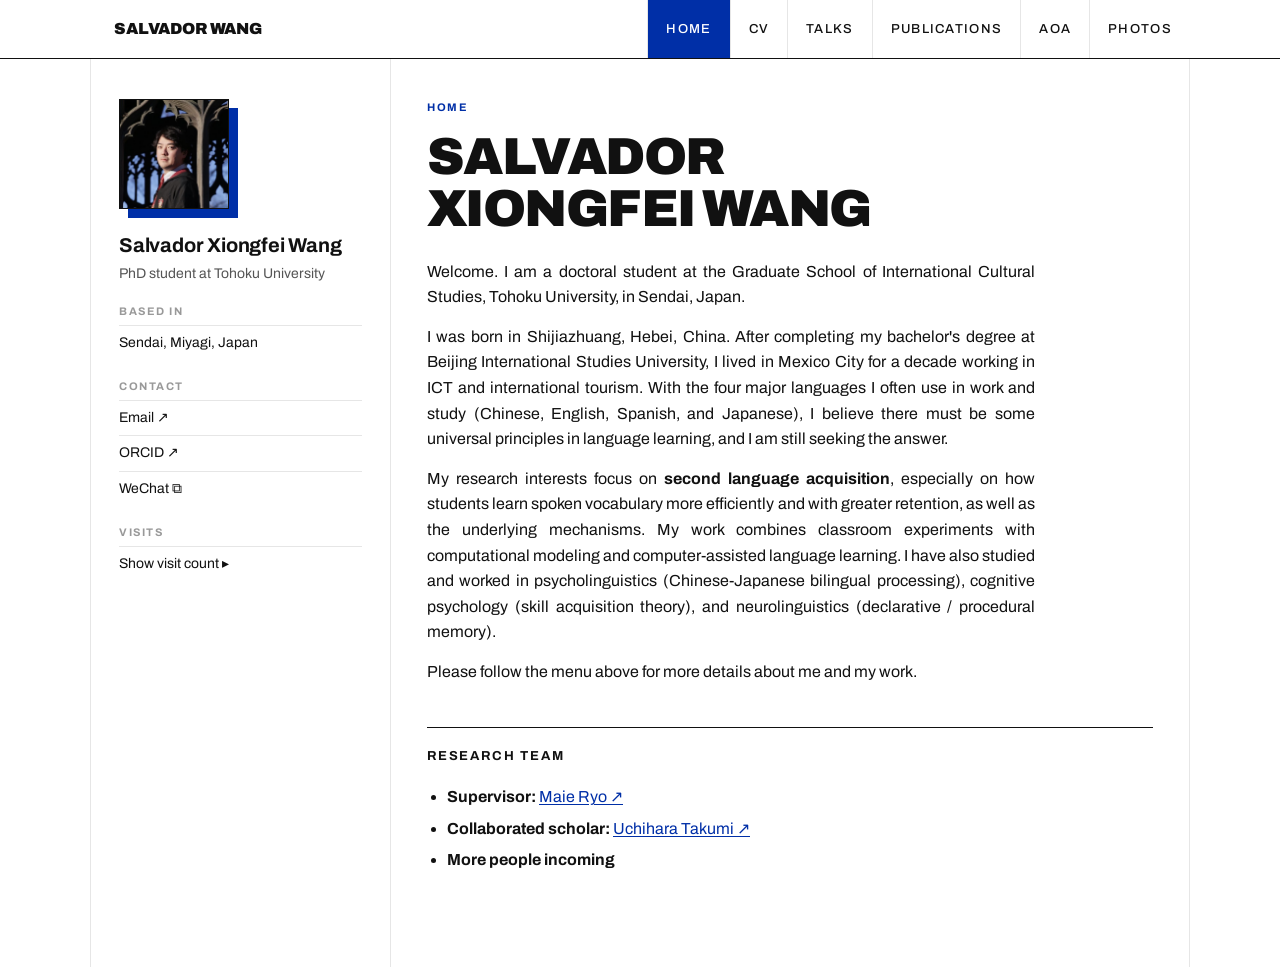
<file: index.html>
<!DOCTYPE html>
<html lang="en">
<head>
  <meta charset="UTF-8">
  <meta name="viewport" content="width=device-width, initial-scale=1.0">
  <title>Home - Salvador Wang</title>
  <link rel="stylesheet" href="https://fonts.googleapis.com/css2?family=Archivo:wght@400;500;700;900&display=swap">
  <link rel="stylesheet" href="css/site.css?v=15">
</head>
<body data-page="index.html">
  <header id="masthead"></header>
  <div class="page">
    <aside id="sidebar"></aside>
    <main class="content">
      <p class="eyebrow">Home</p>
      <h1>Salvador Xiongfei Wang</h1>
      <p>
        Welcome. I am a doctoral student at the Graduate School of International
        Cultural Studies, Tohoku University, in Sendai, Japan.
      </p>
      <p>
        I was born in Shijiazhuang, Hebei, China. After completing my bachelor's degree
        at Beijing International Studies University, I lived in Mexico City for a decade
        working in ICT and international tourism. With the four major languages I often
        use in work and study (Chinese, English, Spanish, and Japanese), I believe there
        must be some universal principles in language learning, and I am still seeking
        the answer.
      </p>
      <p>
        My research interests focus on <b>second language acquisition</b>, especially on
        how students learn spoken vocabulary more efficiently and with greater retention,
        as well as the underlying mechanisms. My work combines classroom experiments with
        computational modeling and computer-assisted language learning. I have also
        studied and worked in psycholinguistics (Chinese-Japanese bilingual processing),
        cognitive psychology (skill acquisition theory), and neurolinguistics
        (declarative / procedural memory).
      </p>
      <p>
        Please follow the menu above for more details about me and my work.
      </p>

      <h2>Research Team</h2>
      <ul>
        <li><b>Supervisor:</b>
          <a href="https://maieryo.github.io/" target="_blank" rel="noopener">Maie Ryo ↗</a></li>
        <li><b>Collaborated scholar:</b>
          <a href="https://takumiuchihara.weebly.com/" target="_blank" rel="noopener">Uchihara Takumi ↗</a></li>
        <li><b>More people incoming</b></li>
      </ul>
    </main>
  </div>
  <script src="js/site.js?v=15"></script>
</body>
</html>
</file>
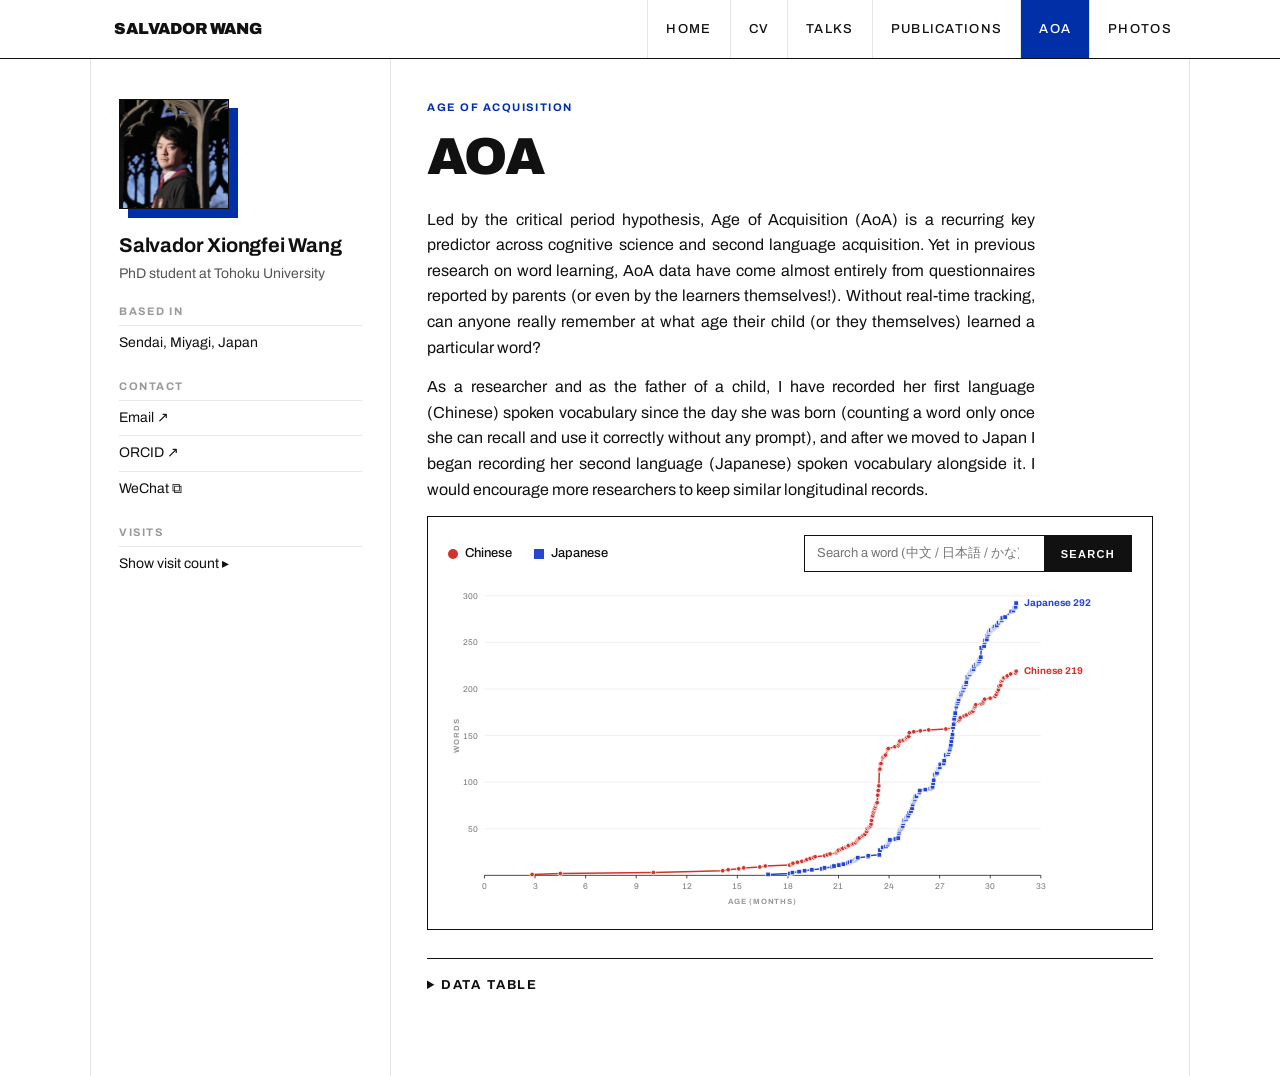
<file: aoa.html>
<!DOCTYPE html>
<html lang="en">
<head>
  <meta charset="UTF-8">
  <meta name="viewport" content="width=device-width, initial-scale=1.0">
  <title>AOA - Salvador Wang</title>
  <link rel="stylesheet" href="https://fonts.googleapis.com/css2?family=Archivo:wght@400;500;700;900&display=swap">
  <link rel="stylesheet" href="css/site.css?v=15">
</head>
<body data-page="aoa.html">
  <header id="masthead"></header>
  <div class="page">
    <aside id="sidebar"></aside>
    <main class="content">
      <p class="eyebrow">Age of Acquisition</p>
      <h1>AOA</h1>
      <p>Led by the critical period hypothesis, Age of Acquisition (AoA) is a recurring
         key predictor across cognitive science and second language acquisition. Yet in
         previous research on word learning, AoA data have come almost entirely from
         questionnaires reported by parents (or even by the learners themselves!).
         Without real-time tracking, can anyone really remember at what age their child
         (or they themselves) learned a particular word?</p>
      <p>As a researcher and as the father of a child, I have recorded her first language
         (Chinese) spoken vocabulary since the day she was born (counting a word only once
         she can recall and use it correctly without any prompt), and after we moved to
         Japan I began recording her second language (Japanese) spoken vocabulary
         alongside it. I would encourage more researchers to keep similar longitudinal
         records.</p>

      <div class="aoa-grid">
        <div class="aoa-chart-panel">
          <div class="aoa-topbar">
            <div class="aoa-legend" id="aoa-legend"></div>
            <div class="aoa-search-box">
              <input id="aoa-search" type="search" autocomplete="off"
                     placeholder="Search a word (中文 / 日本語 / かな)">
              <button id="aoa-search-btn">Search</button>
            </div>
          </div>
          <div class="aoa-chart-wrap">
            <svg id="aoa-chart" role="img" aria-label="Vocabulary growth line chart"></svg>
            <div id="aoa-tooltip" class="hidden"></div>
          </div>
          <div id="aoa-detail" class="hidden"></div>
        </div>
      </div>

      <details class="aoa-table">
        <summary>Data table</summary>
        <div class="aoa-table-wrap" id="aoa-table"></div>
      </details>
    </main>
  </div>
  <script src="js/site.js?v=15"></script>
  <script src="js/aoa.js?v=6"></script>
</body>
</html>
</file>
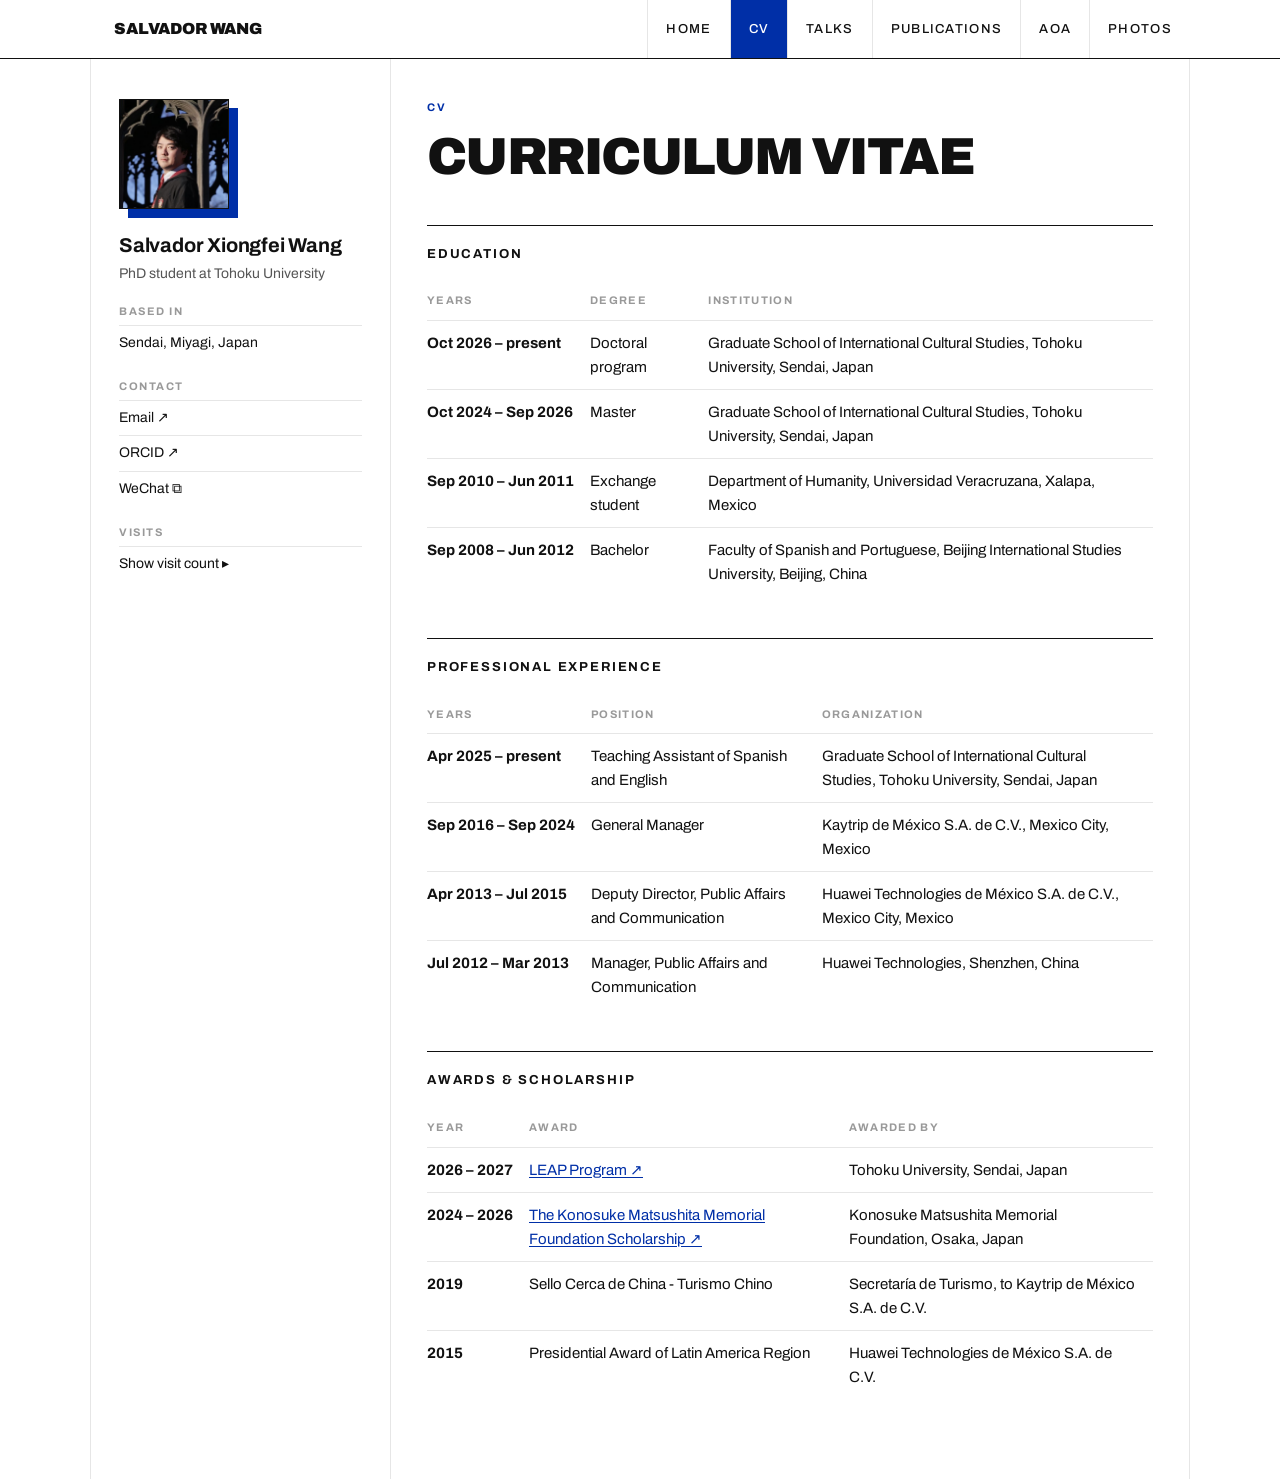
<file: cv.html>
<!DOCTYPE html>
<html lang="en">
<head>
  <meta charset="UTF-8">
  <meta name="viewport" content="width=device-width, initial-scale=1.0">
  <title>CV - Salvador Wang</title>
  <link rel="stylesheet" href="https://fonts.googleapis.com/css2?family=Archivo:wght@400;500;700;900&display=swap">
  <link rel="stylesheet" href="css/site.css?v=15">
</head>
<body data-page="cv.html">
  <header id="masthead"></header>
  <div class="page">
    <aside id="sidebar"></aside>
    <main class="content">
      <p class="eyebrow">CV</p>
      <h1>Curriculum Vitae</h1>
      <h2>Education</h2>
      <table class="cv">
        <tr><th>Years</th><th>Degree</th><th>Institution</th></tr>
        <tr>
          <td>Oct 2026 – present</td>
          <td>Doctoral program</td>
          <td>Graduate School of International Cultural Studies,
              Tohoku University, Sendai, Japan</td>
        </tr>
        <tr>
          <td>Oct 2024 – Sep 2026</td>
          <td>Master</td>
          <td>Graduate School of International Cultural Studies,
              Tohoku University, Sendai, Japan</td>
        </tr>
        <tr>
          <td>Sep 2010 – Jun 2011</td>
          <td>Exchange student</td>
          <td>Department of Humanity,
              Universidad Veracruzana, Xalapa, Mexico</td>
        </tr>
        <tr>
          <td>Sep 2008 – Jun 2012</td>
          <td>Bachelor</td>
          <td>Faculty of Spanish and Portuguese,
              Beijing International Studies University, Beijing, China</td>
        </tr>
      </table>

      <h2>Professional Experience</h2>
      <table class="cv">
        <tr><th>Years</th><th>Position</th><th>Organization</th></tr>
        <tr>
          <td>Apr 2025 – present</td>
          <td>Teaching Assistant of Spanish and English</td>
          <td>Graduate School of International Cultural Studies,
              Tohoku University, Sendai, Japan</td>
        </tr>
        <tr>
          <td>Sep 2016 – Sep 2024</td>
          <td>General Manager</td>
          <td>Kaytrip de México S.A. de C.V., Mexico City, Mexico</td>
        </tr>
        <tr>
          <td>Apr 2013 – Jul 2015</td>
          <td>Deputy Director, Public Affairs and Communication</td>
          <td>Huawei Technologies de México S.A. de C.V., Mexico City, Mexico</td>
        </tr>
        <tr>
          <td>Jul 2012 – Mar 2013</td>
          <td>Manager, Public Affairs and Communication</td>
          <td>Huawei Technologies, Shenzhen, China</td>
        </tr>
      </table>

      <h2>Awards &amp; Scholarship</h2>
      <table class="cv">
        <tr><th>Year</th><th>Award</th><th>Awarded by</th></tr>
        <tr>
          <td>2026 – 2027</td>
          <td><a href="https://pgd.tohoku.ac.jp/rpc/LEAP.html"
                 target="_blank" rel="noopener">LEAP Program ↗</a></td>
          <td>Tohoku University, Sendai, Japan</td>
        </tr>
        <tr>
          <td>2024 – 2026</td>
          <td><a href="https://matsushita-konosuke-zaidan.or.jp/en/works/foreigner/promotion_foreigner_01.html"
                 target="_blank" rel="noopener">The Konosuke Matsushita Memorial Foundation
                 Scholarship ↗</a></td>
          <td>Konosuke Matsushita Memorial Foundation, Osaka, Japan</td>
        </tr>
        <tr>
          <td>2019</td>
          <td>Sello Cerca de China - Turismo Chino</td>
          <td>Secretaría de Turismo, to Kaytrip de México S.A. de C.V.</td>
        </tr>
        <tr>
          <td>2015</td>
          <td>Presidential Award of Latin America Region</td>
          <td>Huawei Technologies de México S.A. de C.V.</td>
        </tr>
      </table>
    </main>
  </div>
  <script src="js/site.js?v=15"></script>
</body>
</html>
</file>
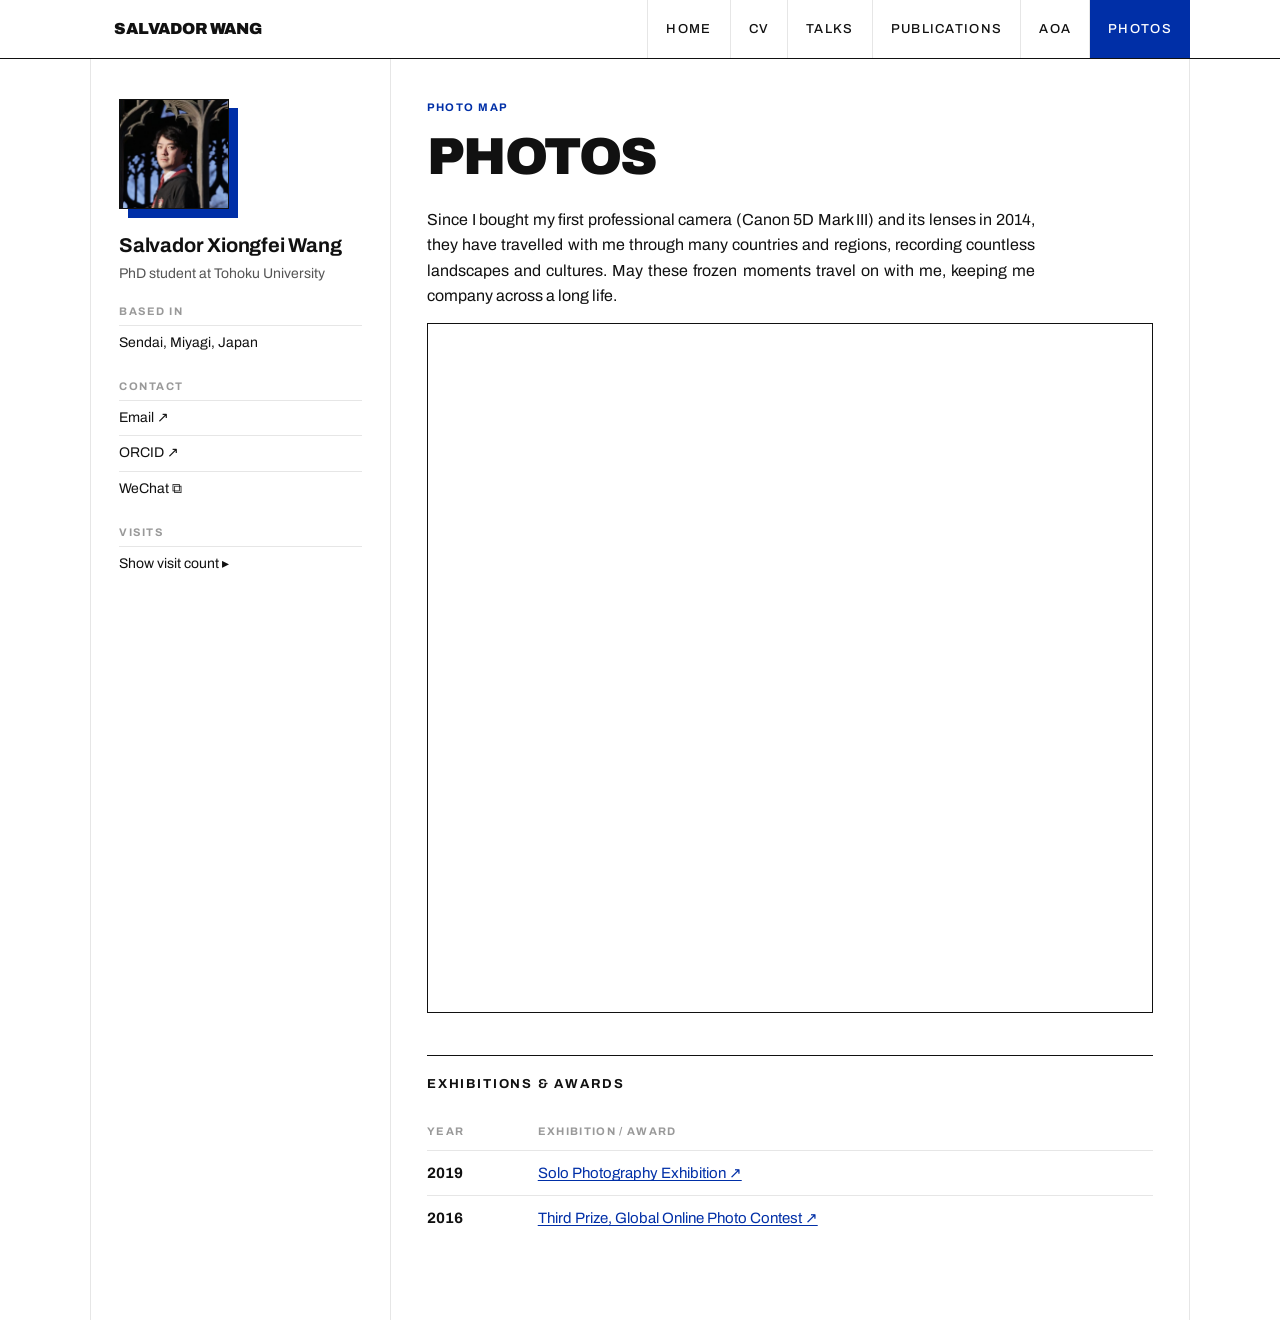
<file: photos.html>
<!DOCTYPE html>
<html lang="en">
<head>
  <meta charset="UTF-8">
  <meta name="viewport" content="width=device-width, initial-scale=1.0">
  <title>Photos - Salvador Wang</title>
  <link rel="stylesheet" href="https://fonts.googleapis.com/css2?family=Archivo:wght@400;500;700;900&display=swap">
  <link rel="stylesheet" href="css/site.css?v=15">
</head>
<body data-page="photos.html">
  <header id="masthead"></header>
  <div class="page">
    <aside id="sidebar"></aside>
    <main class="content">
      <p class="eyebrow">Photo Map</p>
      <h1>Photos</h1>
      <p>Since I bought my first professional camera (Canon 5D Mark III) and its lenses
         in 2014, they have travelled with me through many countries and regions,
         recording countless landscapes and cultures. May these frozen moments travel on
         with me, keeping me company across a long life.</p>
      <iframe class="map-frame" src="https://salvadorwang.github.io/photomap/?embed=1"
              title="Photo Map" loading="lazy"></iframe>

      <h2>Exhibitions &amp; Awards</h2>
      <table class="cv">
        <tr><th>Year</th><th>Exhibition / Award</th></tr>
        <tr>
          <td>2019</td>
          <td><a href="https://world.people.com.cn/n1/2019/1024/c1002-31417705.html"
                 target="_blank" rel="noopener">Solo Photography Exhibition ↗</a></td>
        </tr>
        <tr>
          <td>2016</td>
          <td><a href="https://www.chinadaily.com.cn/culture/2016-11/16/content_27386492.htm"
                 target="_blank" rel="noopener">Third Prize, Global Online Photo Contest ↗</a></td>
        </tr>
      </table>
    </main>
  </div>
  <script src="js/site.js?v=15"></script>
</body>
</html>
</file>
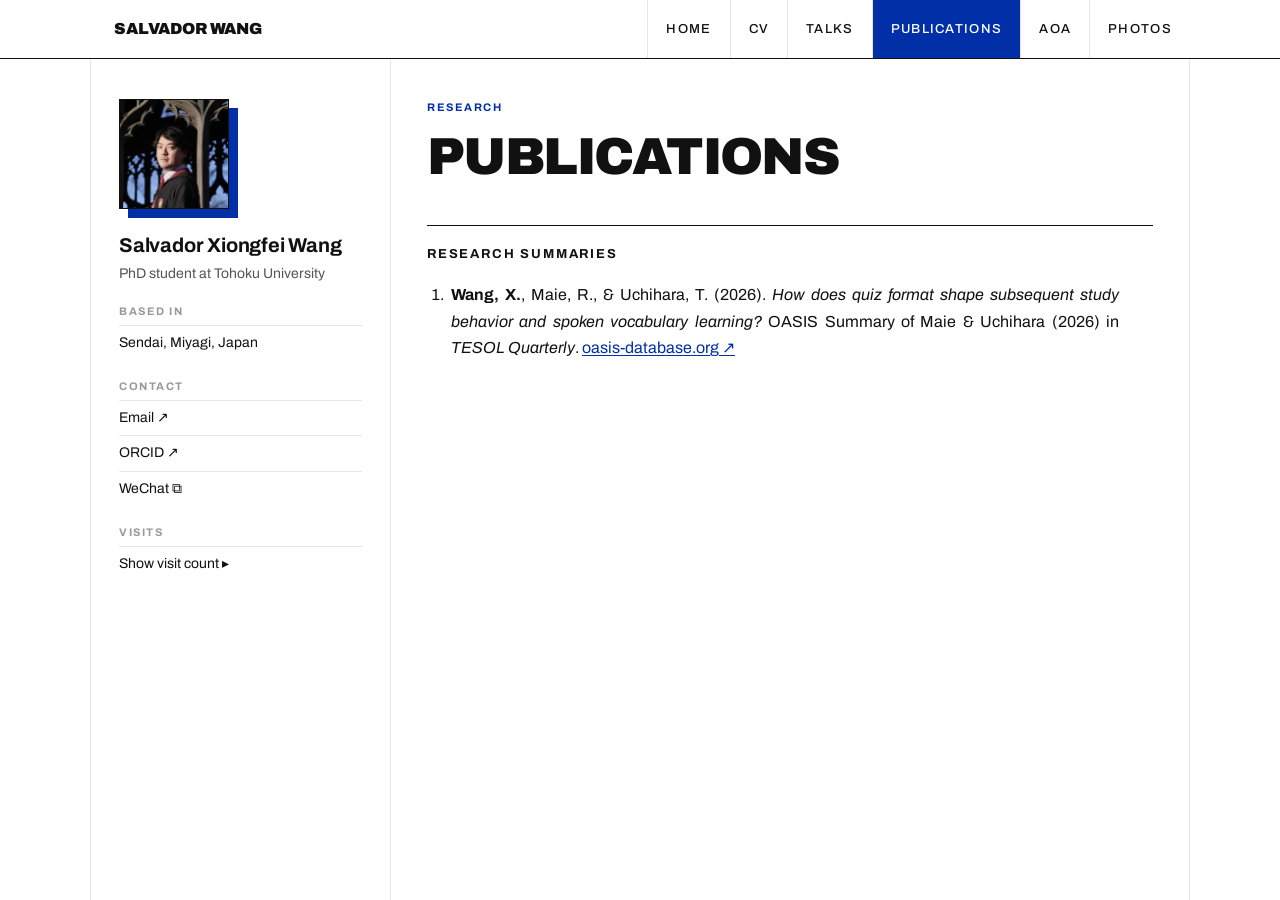
<file: publications.html>
<!DOCTYPE html>
<html lang="en">
<head>
  <meta charset="UTF-8">
  <meta name="viewport" content="width=device-width, initial-scale=1.0">
  <title>Publications - Salvador Wang</title>
  <link rel="stylesheet" href="https://fonts.googleapis.com/css2?family=Archivo:wght@400;500;700;900&display=swap">
  <link rel="stylesheet" href="css/site.css?v=15">
</head>
<body data-page="publications.html">
  <header id="masthead"></header>
  <div class="page">
    <aside id="sidebar"></aside>
    <main class="content">
      <p class="eyebrow">Research</p>
      <h1>Publications</h1>
      <h2>Research Summaries</h2>
      <ol class="pubs">
        <li>
          <b>Wang, X.</b>, Maie, R., &amp; Uchihara, T. (2026).
          <i>How does quiz format shape subsequent study behavior and spoken
          vocabulary learning?</i>
          OASIS Summary of Maie &amp; Uchihara (2026) in <i>TESOL Quarterly</i>.
          <a href="https://www.oasis-database.org/details/hjdhmdvta"
             target="_blank" rel="noopener">oasis-database.org ↗</a>
        </li>
      </ol>
    </main>
  </div>
  <script src="js/site.js?v=15"></script>
</body>
</html>
</file>
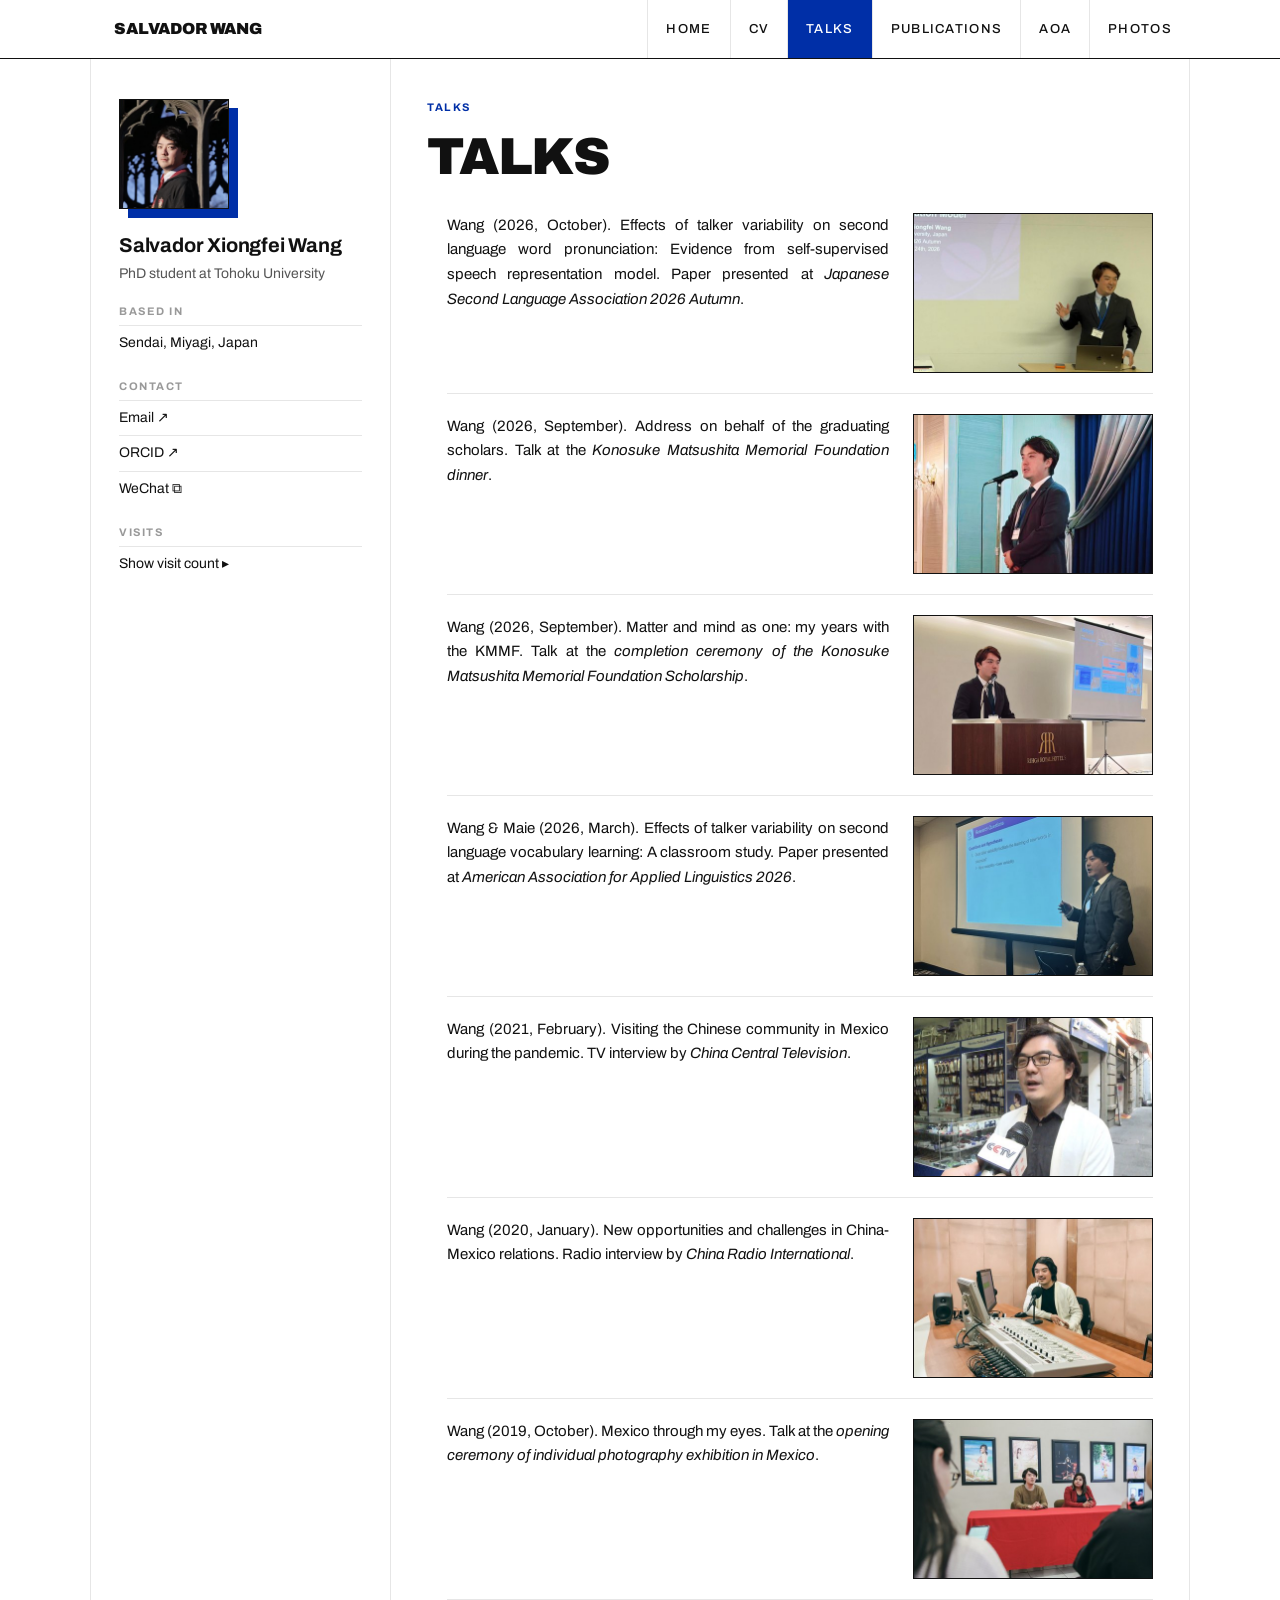
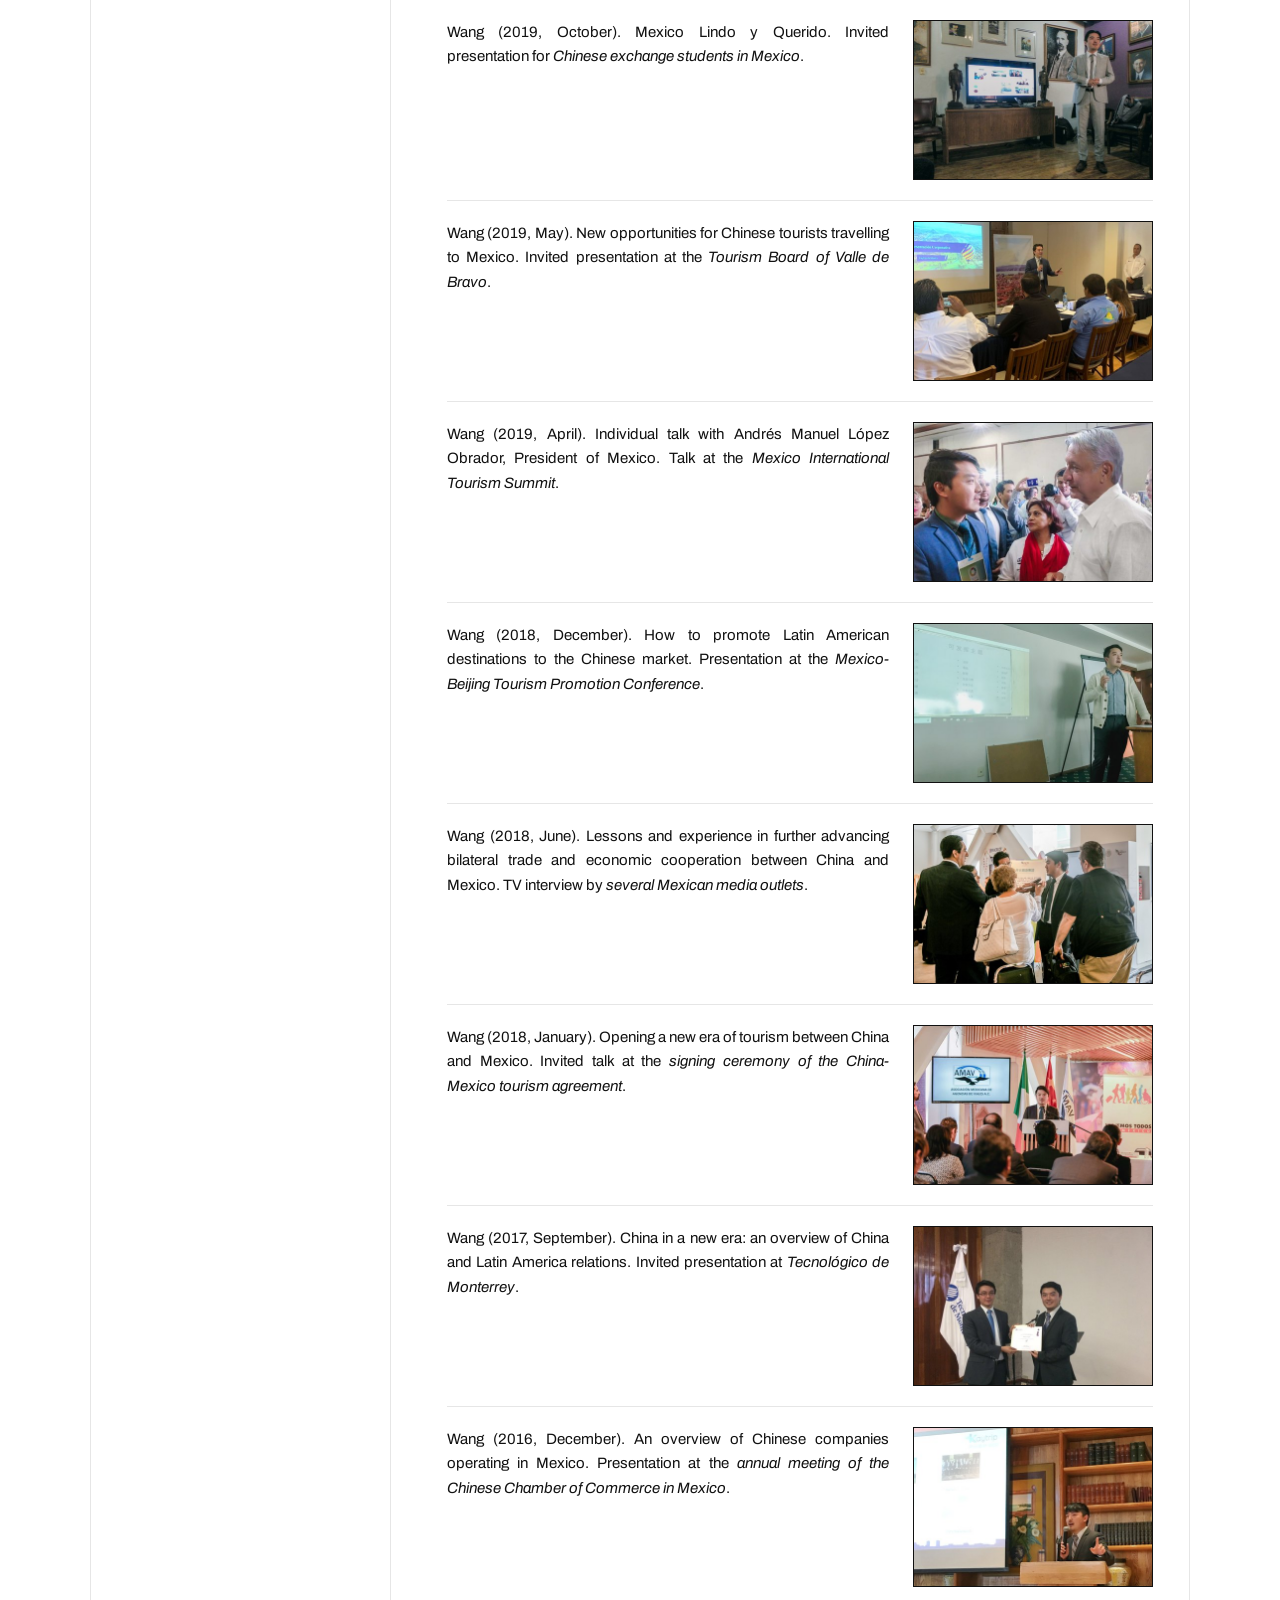
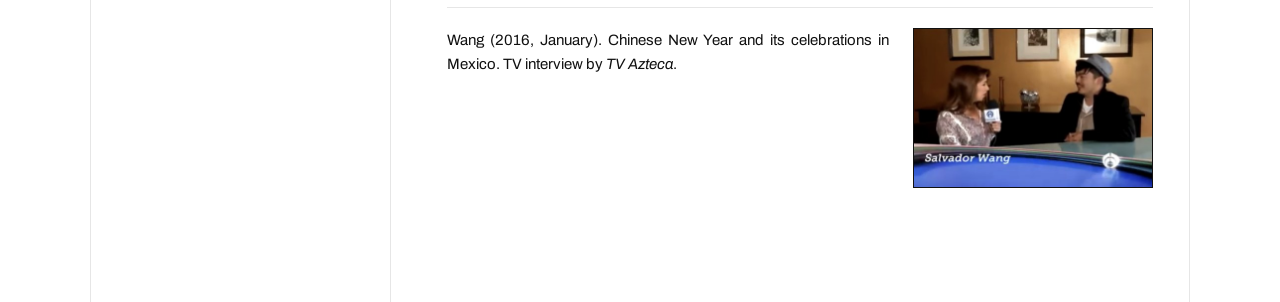
<file: talks.html>
<!DOCTYPE html>
<html lang="en">
<head>
  <meta charset="UTF-8">
  <meta name="viewport" content="width=device-width, initial-scale=1.0">
  <title>Talks - Salvador Wang</title>
  <link rel="stylesheet" href="https://fonts.googleapis.com/css2?family=Archivo:wght@400;500;700;900&display=swap">
  <link rel="stylesheet" href="css/site.css?v=15">
</head>
<body data-page="talks.html">
  <header id="masthead"></header>
  <div class="page">
    <aside id="sidebar"></aside>
    <main class="content">
      <p class="eyebrow">Talks</p>
      <h1>Talks</h1>

      <ol class="talks">
        <li>
          <div class="talk-text">
            Wang (2026, October). Effects of talker variability on second language word
            pronunciation: Evidence from self-supervised speech representation model.
            Paper presented at
            <i>Japanese Second Language Association 2026 Autumn</i>.
          </div>
          <img class="talk-thumb" src="images/talks/talk16.jpg" alt="" loading="lazy">
        </li>
        <li>
          <div class="talk-text">
            Wang (2026, September). Address on behalf of the graduating scholars.
            Talk at the <i>Konosuke Matsushita Memorial Foundation dinner</i>.
          </div>
          <img class="talk-thumb" src="images/talks/talk15.jpg" alt="" loading="lazy">
        </li>
        <li>
          <div class="talk-text">
            Wang (2026, September). Matter and mind as one: my years with the KMMF.
            Talk at the <i>completion ceremony of the Konosuke Matsushita Memorial
            Foundation Scholarship</i>.
          </div>
          <img class="talk-thumb" src="images/talks/talk14.jpg" alt="" loading="lazy">
        </li>
        <li>
          <div class="talk-text">
            Wang &amp; Maie (2026, March). Effects of talker variability on second
            language vocabulary learning: A classroom study. Paper presented at
            <i>American Association for Applied Linguistics 2026</i>.
          </div>
          <img class="talk-thumb" src="images/talks/talk1.jpg" alt="" loading="lazy">
        </li>
        <li>
          <div class="talk-text">
            Wang (2021, February). Visiting the Chinese community in Mexico during the
            pandemic. TV interview by <i>China Central Television</i>.
          </div>
          <img class="talk-thumb" src="images/talks/talk2.jpg" alt="" loading="lazy">
        </li>
        <li>
          <div class="talk-text">
            Wang (2020, January). New opportunities and challenges in China-Mexico
            relations. Radio interview by <i>China Radio International</i>.
          </div>
          <img class="talk-thumb" src="images/talks/talk3.jpg" alt="" loading="lazy">
        </li>
        <li>
          <div class="talk-text">
            Wang (2019, October). Mexico through my eyes. Talk at the
            <i>opening ceremony of individual photography exhibition in Mexico</i>.
          </div>
          <img class="talk-thumb" src="images/talks/talk4.jpg" alt="" loading="lazy">
        </li>
        <li>
          <div class="talk-text">
            Wang (2019, October). Mexico Lindo y Querido. Invited presentation for
            <i>Chinese exchange students in Mexico</i>.
          </div>
          <img class="talk-thumb" src="images/talks/talk5.jpg" alt="" loading="lazy">
        </li>
        <li>
          <div class="talk-text">
            Wang (2019, May). New opportunities for Chinese tourists travelling to
            Mexico. Invited presentation at the
            <i>Tourism Board of Valle de Bravo</i>.
          </div>
          <img class="talk-thumb" src="images/talks/talk6.jpg" alt="" loading="lazy">
        </li>
        <li>
          <div class="talk-text">
            Wang (2019, April). Individual talk with Andrés Manuel López Obrador,
            President of Mexico. Talk at the
            <i>Mexico International Tourism Summit</i>.
          </div>
          <img class="talk-thumb" src="images/talks/talk7.jpg" alt="" loading="lazy">
        </li>
        <li>
          <div class="talk-text">
            Wang (2018, December). How to promote Latin American destinations to the
            Chinese market. Presentation at the
            <i>Mexico-Beijing Tourism Promotion Conference</i>.
          </div>
          <img class="talk-thumb" src="images/talks/talk8.jpg" alt="" loading="lazy">
        </li>
        <li>
          <div class="talk-text">
            Wang (2018, June). Lessons and experience in further advancing bilateral
            trade and economic cooperation between China and Mexico. TV interview by
            <i>several Mexican media outlets</i>.
          </div>
          <img class="talk-thumb" src="images/talks/talk9.jpg" alt="" loading="lazy">
        </li>
        <li>
          <div class="talk-text">
            Wang (2018, January). Opening a new era of tourism between China and Mexico.
            Invited talk at the
            <i>signing ceremony of the China-Mexico tourism agreement</i>.
          </div>
          <img class="talk-thumb" src="images/talks/talk10.jpg" alt="" loading="lazy">
        </li>
        <li>
          <div class="talk-text">
            Wang (2017, September). China in a new era: an overview of China and Latin
            America relations. Invited presentation at
            <i>Tecnológico de Monterrey</i>.
          </div>
          <img class="talk-thumb" src="images/talks/talk11.jpg" alt="" loading="lazy">
        </li>
        <li>
          <div class="talk-text">
            Wang (2016, December). An overview of Chinese companies operating in Mexico.
            Presentation at the
            <i>annual meeting of the Chinese Chamber of Commerce in Mexico</i>.
          </div>
          <img class="talk-thumb" src="images/talks/talk12.jpg" alt="" loading="lazy">
        </li>
        <li>
          <div class="talk-text">
            Wang (2016, January). Chinese New Year and its celebrations in Mexico.
            TV interview by <i>TV Azteca</i>.
          </div>
          <img class="talk-thumb" src="images/talks/talk13.jpg" alt="" loading="lazy">
        </li>
      </ol>
    </main>
  </div>
  <script src="js/site.js?v=15"></script>
</body>
</html>
</file>
<file: css/site.css>
/* ============================================================
 * Swiss Studio 主题：瑞士网格、细线分栏、超大字重、克莱因蓝 #002fa7
 * ============================================================ */
* { box-sizing: border-box; margin: 0; }
html, body {
  font-family: "Archivo", "Helvetica Neue", Arial, "PingFang SC", "Hiragino Sans", sans-serif;
  background: #ffffff; color: #111111;
  font-size: 16px; line-height: 1.6;
}
a { color: #111; text-decoration: none; }
a:hover { color: #002fa7; }
/* 正文中的链接：克莱因蓝 + 下划线，一眼能看出可点击 */
main.content a { color: #002fa7; text-decoration: underline; text-underline-offset: 2px; }
main.content a:hover { background: #002fa7; color: #fff; text-decoration: none; }
.hidden { display: none !important; }

/* ---------- 顶部导航 ---------- */
#masthead {
  border-bottom: 1px solid #111; background: #fff;
  position: sticky; top: 0; z-index: 100;
}
.masthead-inner {
  max-width: 1100px; margin: 0 auto; padding: 0 0 0 24px;
  height: 58px; display: flex; align-items: center;
}
.site-title {
  font-weight: 900; font-size: 16px; letter-spacing: -.01em;
  text-transform: uppercase; margin-right: auto;
}
.site-nav { display: flex; height: 58px; }
.site-nav a {
  font-size: 13px; font-weight: 500; text-transform: uppercase; letter-spacing: .1em;
  padding: 0 18px; display: flex; align-items: center;
  border-left: 1px solid #e6e6e6; color: #111;
}
.site-nav a:hover { background: #002fa7; color: #fff; }
.site-nav a.active { background: #002fa7; color: #fff; }

/* ---------- 主体两栏 ---------- */
.page {
  max-width: 1100px; margin: 0 auto;
  display: flex; align-items: stretch;
  border-left: 1px solid #e6e6e6; border-right: 1px solid #e6e6e6;
  min-height: calc(100vh - 59px);
}
#sidebar {
  flex: 0 0 300px; border-right: 1px solid #e6e6e6; padding: 40px 28px;
}
.sidebar-sticky { position: sticky; top: 98px; }
.avatar {
  width: 110px; height: 110px; object-fit: cover;
  background: #002fa7; display: block;
}

/* ---- 头像样式方案（在 site.js 的 avatarStyle 里切换）---- */
.avatar-wrap { position: relative; width: 110px; height: 110px; margin-bottom: 4px; }
.avatar-wrap .avatar, .avatar-wrap .avatar-initials { position: relative; z-index: 1; }

/* offset：克莱因蓝色块错位垫在照片后面，最贴合本站的瑞士网格语言 */
.avatar-wrap.is-offset::before {
  content: ""; position: absolute; left: 9px; top: 9px;
  width: 110px; height: 110px; background: #002fa7;
}
.avatar-wrap.is-offset .avatar { border: 1px solid #111; }

/* mount：白边装裱，像一张裱好的照片 */
.avatar-wrap.is-mount { width: 124px; height: 124px; padding: 7px;
  background: #fff; border: 1px solid #111; }

/* circle：圆形，学术主页最常见的稳妥选择 */
.avatar-wrap.is-circle .avatar,
.avatar-wrap.is-circle .avatar-initials { border-radius: 50%; }

/* arch：顶部拱形，呼应照片里的哥特窗 */
.avatar-wrap.is-arch .avatar,
.avatar-wrap.is-arch .avatar-initials { border-radius: 55px 55px 2px 2px; }
.avatar-initials {
  width: 110px; height: 110px; background: #002fa7; color: #fff;
  display: flex; align-items: center; justify-content: center;
  font-size: 36px; font-weight: 900;
}
.author-name { margin: 20px 0 2px; font-size: 20px; font-weight: 700; letter-spacing: -.01em; }
.author-bio { color: #555; font-size: 14px; margin-bottom: 8px; }
.side-label {
  font-size: 11px; font-weight: 700; text-transform: uppercase;
  letter-spacing: .14em; color: #999; margin: 18px 0 4px;
}
.author-links { list-style: none; margin: 0; padding: 0; font-size: 14px; }
.author-links li { padding: 6px 0; border-top: 1px solid #e6e6e6; }
.author-links a:hover { color: #002fa7; }
.link-btn {
  border: 0; background: none; padding: 0; cursor: pointer;
  font: inherit; font-size: 14px; color: #111; text-align: left;
}
.link-btn:hover { color: #002fa7; }

/* 访问量（点击按钮展开） */
.visits { margin-top: 2px; }
.visit-row {
  display: flex; align-items: baseline; gap: 10px;
  font-size: 13px; color: #555; padding: 4px 0;
  border-top: 1px solid #f0f0f0;
}
.visit-row:first-child { border-top: 0; }
.visit-row b {
  margin-left: auto; color: #111; font-variant-numeric: tabular-nums;
}

/* 点击弹出的图片（微信二维码） */
#img-popup { position: fixed; inset: 0; z-index: 200;
  display: flex; align-items: center; justify-content: center; }
.popup-backdrop { position: absolute; inset: 0; background: rgba(17,17,17,.6); }
.popup-card {
  position: relative; margin: 0; background: #fff; border: 1px solid #111;
  padding: 14px; max-width: min(90vw, 340px);
  box-shadow: 0 12px 40px rgba(0,0,0,.3);
}
.popup-card img { display: block; width: 100%; height: auto; }
.popup-card figcaption {
  margin-top: 10px; font-size: 11px; font-weight: 700;
  text-transform: uppercase; letter-spacing: .12em; color: #999; text-align: center;
}
.popup-close {
  position: absolute; top: -1px; right: -1px; width: 30px; height: 30px;
  border: 1px solid #111; background: #fff; cursor: pointer; font-size: 12px;
}
.popup-close:hover { background: #002fa7; border-color: #002fa7; color: #fff; }

/* ---------- 内容区 ---------- */
main.content { flex: 1; min-width: 0; padding: 40px 36px 80px; }
.eyebrow {
  font-size: 11px; font-weight: 700; text-transform: uppercase;
  letter-spacing: .14em; color: #002fa7; margin-bottom: 14px;
}
main.content h1 {
  font-size: 52px; font-weight: 900; line-height: 1.0;
  letter-spacing: -.03em; text-transform: uppercase;
  text-wrap: balance; margin-bottom: 24px;
}
main.content h2 {
  font-size: 13px; font-weight: 700; text-transform: uppercase; letter-spacing: .14em;
  border-top: 1px solid #111; padding-top: 18px; margin: 42px 0 18px;
}
main.content p { max-width: 38em; margin-bottom: 14px; }
/* 正文两端对齐（表格、侧栏不受影响）；配合自动断词避免出现字距过大的「河流」*/
main.content p, main.content li, .talk-text { text-align: justify; hyphens: auto; }
main.content .eyebrow { text-align: left; }
main.content p:last-child { margin-bottom: 0; }
main.content ul, main.content ol { padding-left: 20px; margin-bottom: 14px; }
main.content li { margin: 6px 0; }
code {
  font-family: "SF Mono", Menlo, Consolas, monospace;
  font-size: 14px; background: #f4f4f4; padding: 1px 5px;
}

/* CV 表格 */
table.cv { width: 100%; border-collapse: collapse; font-size: 15px; }
table.cv th, table.cv td {
  border: 0; border-top: 1px solid #e6e6e6;
  padding: 10px 16px 10px 0; text-align: left; vertical-align: top;
}
table.cv th {
  font-size: 11px; font-weight: 700; text-transform: uppercase;
  letter-spacing: .12em; color: #999; border-top: 0;
}
table.cv td:first-child { font-weight: 700; white-space: nowrap; font-variant-numeric: tabular-nums; }

/* 论文列表 */
ol.pubs { padding-left: 20px; }
ol.pubs li { margin: 0 0 14px; padding-left: 4px; line-height: 1.65; max-width: 42em; }

/* Talks 页：左侧文字，右侧统一尺寸缩略图 */
ol.talks { list-style: none; padding: 0; margin: 0; }
ol.talks li {
  display: flex; gap: 24px; align-items: flex-start;
  padding: 20px 0; border-top: 1px solid #e6e6e6; margin: 0;
}
ol.talks li:first-child { border-top: 0; padding-top: 6px; }
.talk-text { flex: 1; min-width: 0; line-height: 1.65; font-size: 15px; }
.talk-thumb {
  flex: 0 0 240px; width: 240px; height: 160px;
  object-fit: cover; display: block; border: 1px solid #111;
}

/* 照片页 iframe */
.map-frame {
  width: 100%; height: calc(100vh - 210px); min-height: 480px;
  border: 1px solid #111; display: block;
}

/* ---------- AOA 词汇增长页 ---------- */
.aoa-grid { display: flex; gap: 0; align-items: stretch; border: 1px solid #111; }
.aoa-chart-panel { flex: 1; min-width: 0; padding: 18px 20px 20px; }
.aoa-topbar { display: flex; align-items: center; justify-content: space-between;
  gap: 16px; margin-bottom: 10px; flex-wrap: wrap; }
.aoa-legend { display: flex; gap: 22px; font-size: 13px; font-weight: 500; }
.aoa-search-box { display: flex; }
#aoa-search {
  border: 1px solid #111; border-right: 0; padding: 7px 12px;
  font: inherit; font-size: 13px; width: 240px; background: #fff; color: #111;
}
#aoa-search:focus { outline: 2px solid #002fa7; outline-offset: -1px; }
#aoa-search-btn {
  border: 1px solid #111; background: #111; color: #fff; cursor: pointer;
  font-size: 11px; font-weight: 700; letter-spacing: .12em; text-transform: uppercase;
  padding: 0 16px;
}
#aoa-search-btn:hover { background: #002fa7; border-color: #002fa7; }
.aoa-miss { font-size: 15px; color: #555; font-style: italic; margin: 4px 0; }
#aoa-detail li.hl { background: #eef1fb; outline: 1px solid #002fa7; padding-left: 6px; }
.lg { display: inline-flex; align-items: center; gap: 7px; }
.sw { width: 10px; height: 10px; display: inline-block; }
.sw.circle { border-radius: 50%; }
.aoa-chart-wrap { position: relative; }
#aoa-chart { width: 100%; height: auto; display: block; }
#aoa-chart .tick { font-size: 11px; fill: #777; font-family: "Archivo", sans-serif; font-variant-numeric: tabular-nums; }
#aoa-chart .axis-label { font-size: 10px; font-weight: 700; letter-spacing: .12em; fill: #999; font-family: "Archivo", sans-serif; }
#aoa-chart .series-label { font-size: 13px; font-weight: 700; font-family: "Archivo", sans-serif; }
#aoa-tooltip {
  position: absolute; z-index: 10; pointer-events: none;
  background: #111; color: #fff; padding: 8px 12px; font-size: 12px;
  line-height: 1.5; max-width: 220px;
}
#aoa-tooltip b { display: block; }
#aoa-tooltip span { display: block; color: #aaa; font-size: 11px; }
#aoa-detail { border-top: 1px solid #111; margin-top: 10px; padding-top: 12px; }
.detail-head {
  display: flex; align-items: center; gap: 8px; font-size: 14px;
  border-left: 4px solid; padding-left: 10px;
}
.detail-head .dot { width: 10px; height: 10px; border-radius: 50%; }
#detail-close {
  margin-left: auto; border: 1px solid #111; background: #fff;
  width: 26px; height: 26px; cursor: pointer; font-size: 12px;
}
#detail-close:hover { background: #002fa7; color: #fff; border-color: #002fa7; }
#aoa-detail ul { list-style: none; padding: 0; margin: 12px 0 0; display: grid;
  grid-template-columns: repeat(auto-fill, minmax(240px, 1fr)); gap: 6px 18px; }
#aoa-detail li { display: flex; align-items: baseline; gap: 8px; font-size: 14px;
  border-top: 1px solid #ececec; padding: 5px 0; }
#aoa-detail .meaning { color: #777; font-size: 12px; flex: 1; min-width: 0;
  overflow: hidden; text-overflow: ellipsis; white-space: nowrap; }
#aoa-detail .pos { font-size: 10px; font-weight: 700; letter-spacing: .08em;
  text-transform: uppercase; color: #002fa7; white-space: nowrap; }

.aoa-table { margin-top: 28px; }
.aoa-table summary {
  cursor: pointer; font-size: 13px; font-weight: 700;
  text-transform: uppercase; letter-spacing: .14em;
  border-top: 1px solid #111; padding-top: 16px;
}
.aoa-table-wrap { overflow-x: auto; margin-top: 12px; max-height: 420px; overflow-y: auto; }

/* ---------- 移动端 ---------- */
@media (max-width: 767px) {
  .masthead-inner { padding-left: 16px; overflow-x: auto; }
  .site-title { margin-right: 16px; }
  .page { flex-direction: column; border: 0; min-height: 0; }
  #sidebar {
    flex: none; width: 100%; border-right: 0; border-bottom: 1px solid #111;
    padding: 24px 20px;
  }
  .sidebar-sticky {
    position: static;
    display: grid; grid-template-columns: 90px 1fr; column-gap: 18px;
    align-items: start;
  }
  .avatar-wrap { width: 90px; height: 90px; grid-row: 1 / span 6; }
  .avatar-wrap.is-mount { width: 104px; height: 104px; }
  .avatar-wrap.is-offset::before { width: 90px; height: 90px; left: 7px; top: 7px; }
  .avatar, .avatar-initials { width: 90px; height: 90px; font-size: 28px; }
  .avatar-wrap.is-arch .avatar { border-radius: 45px 45px 2px 2px; }
  main.content { padding: 28px 20px 60px; }
  main.content h1 { font-size: 36px; }
}
</file>
